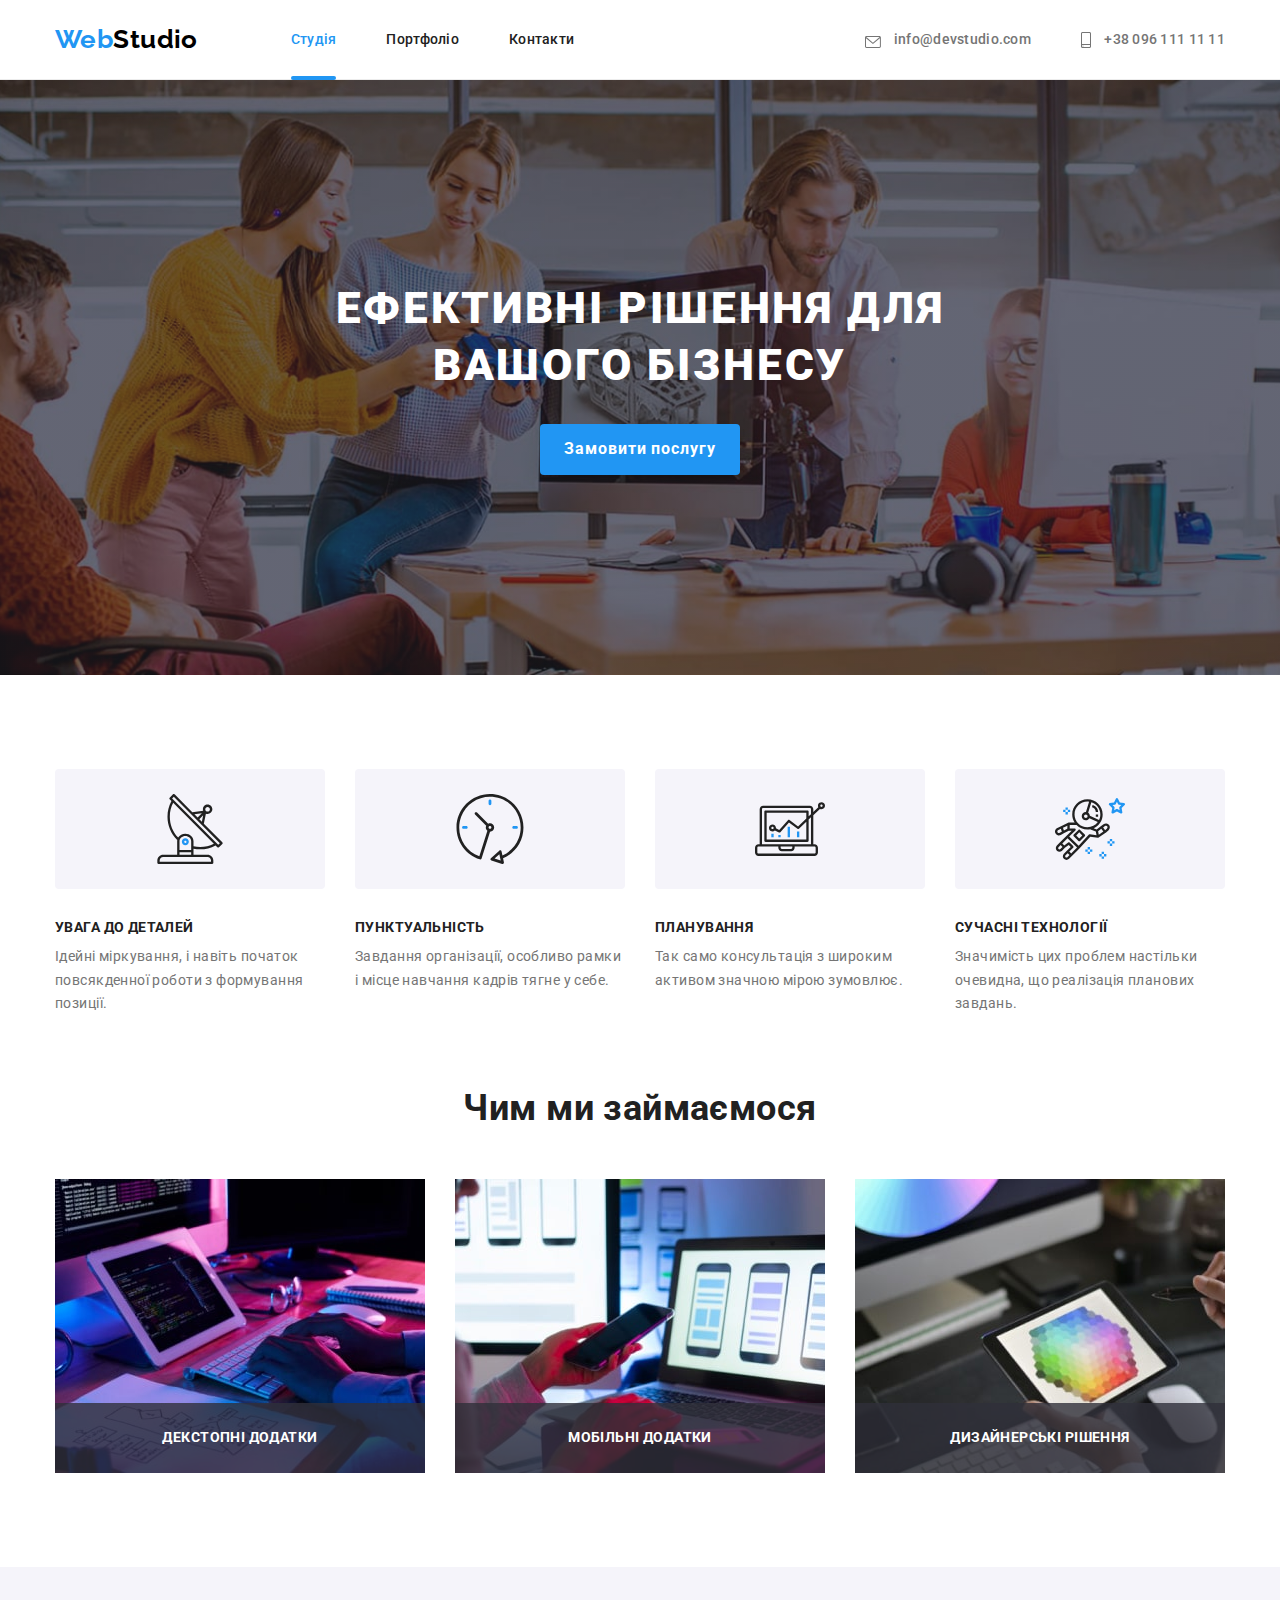
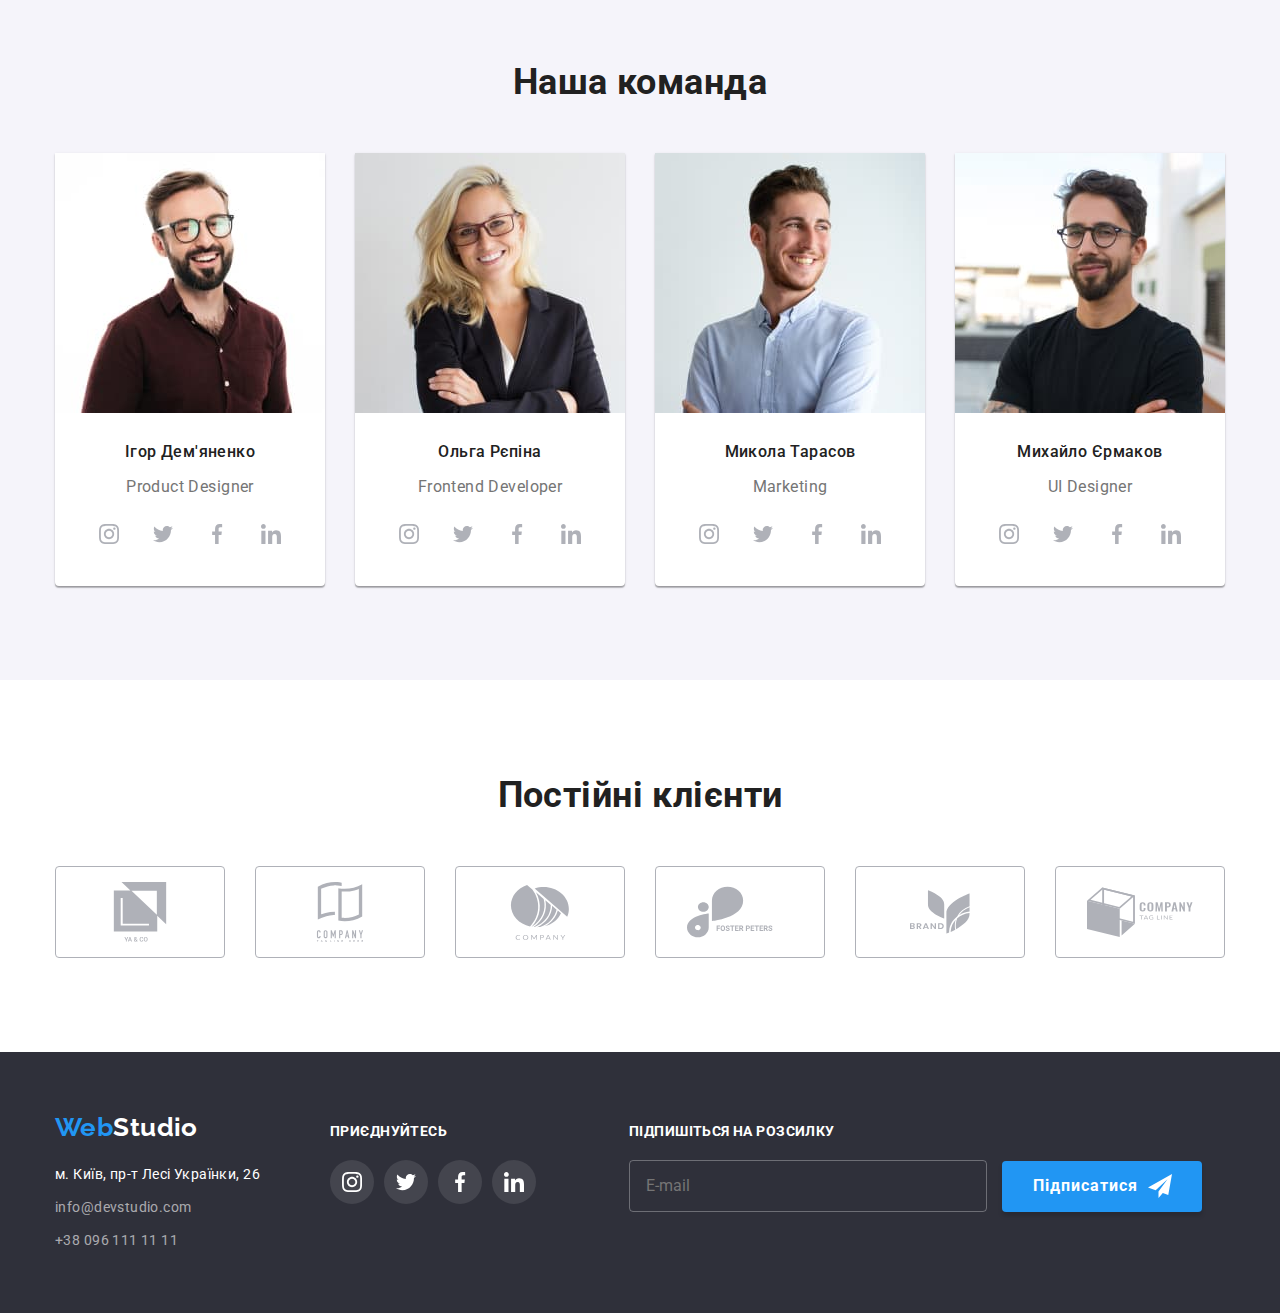
<file: index.html>
<!DOCTYPE html>
<html lang="uk">
  <head>
    <meta charset="UTF-8" />
    <meta http-equiv="X-UA-Compatible" content="IE=edge" />
    <meta name="viewport" content="width=device-width, initial-scale=1.0" />
    <title>WebStudio</title>
    <link rel="preconnect" href="https://fonts.googleapis.com" />
    <link rel="preconnect" href="https://fonts.gstatic.com" crossorigin />
    <link
      href="https://fonts.googleapis.com/css2?family=Raleway:wght@700&family=Roboto:wght@400;500;700;900&display=swap"
      rel="stylesheet"
    />
    <link
      rel="stylesheet"
      href="https://cdnjs.cloudflare.com/ajax/libs/modern-normalize/1.1.0/modern-normalize.min.css"
    />
    <link rel="stylesheet" href="./css/main.min.css" />
  </head>
  <body>
    <!-- Шапка -->
    <header class="header">
      <div class="header__container container">
        <nav class="header__nav">
          <a href="index.html" class="logo link">Web<span class="logo--dark">Studio</span></a>
          <ul class="header__menu list">
            <li class="header__item">
              <a href="index.html" class="header__link header__link--active link">Студія</a>
            </li>
            <li class="header__item">
              <a href="./portfolio.html" class="header__link link">Портфоліо</a>
            </li>
            <li class="header__item">
              <a href="#" class="header__link link">Контакти</a>
            </li>
          </ul>

          <button class="menu-button" type="button" data-menu-open>
            <svg
              class="menu-button__icon"
              width="40"
              height="40"
              aria-label="Кнопка закриття модального меню"
            >
              <use class="menu-button__open" href="./images/icons.svg#mobile-menu-open"></use>
            </svg>
          </button>
          <div class="mobile-nav" data-menu>
            <button class="mobile-nav__close" type="button" data-menu-close>
              <svg
                class="mobile-nav__icon"
                width="40"
                height="40"
                aria-label="Кнопка відкриття мобільного меню"
              >
                <use href="./images/icons.svg#mobile-menu-close"></use>
              </svg>
            </button>
            <ul class="mobile-menu list">
              <li class="mobile-menu__item link">
                <a class="mobile-menu__link mobile-menu__link--active" href="index.html">Студія</a>
              </li>
              <li class="mobile-menu__item link">
                <a class="mobile-menu__link link" href="portfolio.html">Портфоліо</a>
              </li>
              <li class="mobile-menu__item link">
                <a class="mobile-menu__link link" href="#">Контакти</a>
              </li>
            </ul>
            <div class="connection">
              <ul class="mobile-contacts list">
                <li class="mobile-contacts__item link">
                  <a class="mobile-contacts__link link" href="tel:+380961111111"
                    >+38 096 111 11 11</a
                  >
                </li>
                <li class="mobile-contacts__item link">
                  <a class="mobile-contacts__link link" href="mailto:info@devstudio.com"
                    >info@devstudio.com</a
                  >
                </li>
              </ul>
              <ul class="mobile-social list">
                <li class="mobile-social__item">
                  <a
                    class="mobile-social__link link"
                    href="#"
                    target="_blank"
                    rel="noopener noreferrer nofollow"
                    >Instagram</a
                  >
                </li>
                <li class="mobile-social__item">
                  <a
                    class="mobile-social__link link"
                    href="#"
                    target="_blank"
                    rel="noopener noreferrer nofollow"
                    >Twitter</a
                  >
                </li>
                <li class="mobile-social__item">
                  <a
                    class="mobile-social__link link"
                    href="#"
                    target="_blank"
                    rel="noopener noreferrer nofollow"
                    >Facebook</a
                  >
                </li>
                <li class="mobile-social__item">
                  <a
                    class="mobile-social__link link"
                    href="#"
                    target="_blank"
                    rel="noopener noreferrer nofollow"
                    >LinkedIn</a
                  >
                </li>
              </ul>
            </div>
          </div>
        </nav>

        <ul class="contacts list">
          <li class="contacts__item">
            <a class="contacts__link link" href="mailto:info@devstudio.com"
              ><svg class="contacts__icon" width="16" height="12">
                <use href="./images/icons.svg#envelope"></use>
              </svg>
              info@devstudio.com</a
            >
          </li>
          <li class="contacts__item">
            <a class="contacts__link" href="tel:380961111111">
              <svg class="contacts__icon" width="10" height="16">
                <use href="./images/icons.svg#smartphone"></use>
              </svg>
              +38 096 111 11 11</a
            >
          </li>
        </ul>
      </div>
    </header>

    <main>
      <!-- Герой -->
      <section class="hero">
        <div class="container">
          <h1 class="hero__title">Ефективні рішення для вашого бізнесу</h1>
          <button type="button" class="button button--primary" data-modal-open>
            Замовити послугу
          </button>
        </div>
      </section>

      <!-- Модальне вікно -->
      <div class="backdrop is-hidden" data-modal>
        <div class="modal">
          <button class="modal__close-btn" type="button" data-modal-close>
            <svg class="modal__close-icon" width="18" height="18">
              <use href="./images/icons.svg#close-btn"></use>
            </svg>
          </button>
          <p class="modal__title">Залиште свої дані, ми вам передзвонимо</p>
          <form class="form" name="registration-form">
            <ul class="form__list list">
              <li class="form__item">
                <label class="form__label">
                  Ім'я
                  <input class="form__field" type="text" name="user-name" />
                  <svg class="form__icon" width="18" height="18">
                    <use href="./images/sprite .svg#icon-person"></use>
                  </svg>
                </label>
              </li>
              <li class="form__item">
                <label class="form__label">
                  Телефон
                  <input class="form__field" type="tel" name="phone-number" />
                  <svg class="form__icon" width="18" height="18">
                    <use href="./images/sprite .svg#icon-phone"></use>
                  </svg>
                </label>
              </li>
              <li class="form__item">
                <label class="form__label">
                  Пошта
                  <input class="form__field" type="email" name="user-email" />
                  <svg class="form__icon" width="18" height="18">
                    <use href="./images/sprite .svg#icon-email"></use>
                  </svg>
                </label>
              </li>
              <li class="form__item">
                <label class="form__label">
                  Коментар
                  <textarea
                    class="form__field form__field--comment"
                    name="comment"
                    placeholder="Введіть текст"
                  ></textarea>
                </label>
              </li>
            </ul>
            <label class="form__agreement">
              <input class="form__checkbox" type="checkbox" name="agreement" />
              <span class="form__checkbox-icon"></span>
              Погоджуюся з розсилкою та приймаю
              <a class="form__link" href="#" target="_blank"> Умови договору</a>
            </label>
            <button class="button button--form" type="submit">Відправити</button>
          </form>
        </div>
      </div>

      <!-- Якості -->
      <section class="features">
        <div class="container">
          <h2 class="visually-hidden">Переваги</h2>
          <ul class="features__list list">
            <li class="features__item">
              <div class="features__wrapper">
                <svg class="features__icon" width="70" height="70">
                  <use href="./images/icons.svg#antenna"></use>
                </svg>
              </div>
              <h3 class="features__title">УВАГА ДО ДЕТАЛЕЙ</h3>
              <p class="features__text">
                Ідейні міркування, і навіть початок повсякденної роботи з формування позиції.
              </p>
            </li>
            <li class="features__item">
              <div class="features__wrapper">
                <svg class="features__icon" width="70" height="70">
                  <use href="./images/icons.svg#clock"></use>
                </svg>
              </div>
              <h3 class="features__title">ПУНКТУАЛЬНІСТЬ</h3>
              <p class="features__text">
                Завдання організації, особливо рамки і місце навчання кадрів тягне у себе.
              </p>
            </li>
            <li class="features__item">
              <div class="features__wrapper">
                <svg class="features__icon" width="70" height="70">
                  <use href="./images/icons.svg#diagram"></use>
                </svg>
              </div>
              <h3 class="features__title">ПЛАНУВАННЯ</h3>
              <p class="features__text">
                Так само консультація з широким активом значною мірою зумовлює.
              </p>
            </li>
            <li class="features__item">
              <div class="features__wrapper">
                <svg class="features__icon" width="70" height="70">
                  <use href="./images/icons.svg#astronaut"></use>
                </svg>
              </div>
              <h3 class="features__title">СУЧАСНІ ТЕХНОЛОГІЇ</h3>
              <p class="features__text">
                Значимість цих проблем настільки очевидна, що реалізація планових завдань.
              </p>
            </li>
          </ul>
        </div>
      </section>

      <!-- Чим займаємося -->
      <section class="activity">
        <div class="container">
          <h2 class="section-title">Чим ми займаємося</h2>
          <ul class="activity__list list">
            <li class="activity__item">
              <img
                srcset="./images/work/image-1-370.jpg 370w, ./images/work/image-1-740.jpg 740w"
                src="./images/work/image-1-370.jpg"
                alt="Desk"
                sizes="370px"
                loading="lazy"
              />
              <h3 class="activity__subtitle">Декстопні додатки</h3>
            </li>
            <li class="activity__item">
              <img
                srcset="./images/work/image-2-370.jpg 370w, ./images/work/image-2-740.jpg 740w"
                src="./images/work/image-2-370.jpg"
                alt="Mobile phone"
                sizes="370px"
                loading="lazy"
              />
              <h3 class="activity__subtitle">Мобільні додатки</h3>
            </li>
            <li class="activity__item">
              <img
                srcset="./images/work/image-3-370.jpg 370w, ./images/work/image-3-740.jpg 740w"
                src="./images/work/image-3-370.jpg"
                alt="Tablet"
                sizes="370px"
                loading="lazy"
              />
              <h3 class="activity__subtitle">Дизайнерські рішення</h3>
            </li>
          </ul>
        </div>
      </section>

      <!-- Команда -->
      <section class="team">
        <div class="container">
          <h2 class="section-title">Наша команда</h2>
          <ul class="team__list list">
            <li class="team__item">
              <img
                srcset="
                  ./images/team/member-1-270.jpg 270w,
                  ./images/team/member-1-354.jpg 354w,
                  ./images/team/member-1-450.jpg 450w,
                  ./images/team/member-1-540.jpg 540w,
                  ./images/team/member-1-708.jpg 708w,
                  ./images/team/member-1-900.jpg 900w
                "
                src="./images/team/member-1-354.jpg"
                alt="Team member"
                sizes="(min-width: 1200px) 270px, (min-width: 768px) 354px, (min-width: 480px) 450px, 100vw"
                loading="lazy"
              />
              <div class="team__text-wrapper">
                <h3 class="team__subtitle">Ігор Дем'яненко</h3>
                <p class="team__text">Product Designer</p>
                <ul class="social-list list">
                  <li class="social-list__item">
                    <a href="" class="social-list__link">
                      <svg class="social-list__icon" width="20" height="20">
                        <use href="./images/icons.svg#instagram"></use>
                      </svg>
                    </a>
                  </li>
                  <li class="social-list__item">
                    <a href="" class="social-list__link">
                      <svg class="social-list__icon" width="20" height="20">
                        <use href="./images/icons.svg#twitter"></use>
                      </svg>
                    </a>
                  </li>
                  <li class="social-list__item">
                    <a href="" class="social-list__link">
                      <svg class="social-list__icon" width="20" height="20">
                        <use href="./images/icons.svg#facebook"></use>
                      </svg>
                    </a>
                  </li>
                  <li class="social-list__item">
                    <a href="" class="social-list__link">
                      <svg class="social-list__icon" width="20" height="20">
                        <use href="./images/icons.svg#linkedin"></use>
                      </svg>
                    </a>
                  </li>
                </ul>
              </div>
            </li>
            <li class="team__item">
              <img
                srcset="
                  ./images/team/member-2-270.jpg 270w,
                  ./images/team/member-2-354.jpg 354w,
                  ./images/team/member-2-450.jpg 450w,
                  ./images/team/member-2-540.jpg 540w,
                  ./images/team/member-2-708.jpg 708w,
                  ./images/team/member-2-900.jpg 900w
                "
                src="./images/team/member-2-354.jpg"
                alt="Team member"
                sizes="(min-width: 1200px) 270px, (min-width: 768px) 354px, (min-width: 480px) 450px, 100vw"
                loading="lazy"
              />
              <div class="team__text-wrapper">
                <h3 class="team__subtitle">Ольга Рєпіна</h3>
                <p class="team__text">Frontend Developer</p>
                <ul class="social-list list">
                  <li class="social-list__item">
                    <a href="" class="social-list__link">
                      <svg class="social-list__icon" width="20" height="20">
                        <use href="./images/icons.svg#instagram"></use>
                      </svg>
                    </a>
                  </li>
                  <li class="social-list__item">
                    <a href="" class="social-list__link">
                      <svg class="social-list__icon" width="20" height="20">
                        <use href="./images/icons.svg#twitter"></use>
                      </svg>
                    </a>
                  </li>
                  <li class="social-list__item">
                    <a href="" class="social-list__link">
                      <svg class="social-list__icon" width="20" height="20">
                        <use href="./images/icons.svg#facebook"></use>
                      </svg>
                    </a>
                  </li>
                  <li class="social-list__item">
                    <a href="" class="social-list__link">
                      <svg class="social-list__icon" width="20" height="20">
                        <use href="./images/icons.svg#linkedin"></use>
                      </svg>
                    </a>
                  </li>
                </ul>
              </div>
            </li>
            <li class="team__item">
              <img
                srcset="
                  ./images/team/member-3-270.jpg 270w,
                  ./images/team/member-3-354.jpg 354w,
                  ./images/team/member-3-450.jpg 450w,
                  ./images/team/member-3-540.jpg 540w,
                  ./images/team/member-3-708.jpg 708w,
                  ./images/team/member-3-900.jpg 900w
                "
                src="./images/team/member-3-354.jpg"
                alt="Team member"
                sizes="(min-width: 1200px) 270px, (min-width: 768px) 354px, (min-width: 480px) 450px, 100vw"
                loading="lazy"
              />
              <div class="team__text-wrapper">
                <h3 class="team__subtitle">Микола Тарасов</h3>
                <p class="team__text">Marketing</p>
                <ul class="social-list list">
                  <li class="social-list__item">
                    <a href="" class="social-list__link">
                      <svg class="social-list__icon" width="20" height="20">
                        <use href="./images/icons.svg#instagram"></use>
                      </svg>
                    </a>
                  </li>
                  <li class="social-list__item">
                    <a href="" class="social-list__link">
                      <svg class="social-list__icon" width="20" height="20">
                        <use href="./images/icons.svg#twitter"></use>
                      </svg>
                    </a>
                  </li>
                  <li class="social-list__item">
                    <a href="" class="social-list__link">
                      <svg class="social-list__icon" width="20" height="20">
                        <use href="./images/icons.svg#facebook"></use>
                      </svg>
                    </a>
                  </li>
                  <li class="social-list__item">
                    <a href="" class="social-list__link">
                      <svg class="social-list__icon" width="20" height="20">
                        <use href="./images/icons.svg#linkedin"></use>
                      </svg>
                    </a>
                  </li>
                </ul>
              </div>
            </li>
            <li class="team__item">
              <img
                srcset="
                  ./images/team/member-4-270.jpg 270w,
                  ./images/team/member-4-354.jpg 354w,
                  ./images/team/member-4-450.jpg 450w,
                  ./images/team/member-4-540.jpg 540w,
                  ./images/team/member-4-708.jpg 708w,
                  ./images/team/member-4-900.jpg 900w
                "
                src="./images/team/member-4-354.jpg"
                alt="Team member"
                sizes="(min-width: 1200px) 270px, (min-width: 768px) 354px, (min-width: 480px) 450px, 100vw"
                loading="lazy"
              />
              <div class="team__text-wrapper">
                <h3 class="team__subtitle">Михайло Єрмаков</h3>
                <p class="team__text">UI Designer</p>
                <ul class="social-list list">
                  <li class="social-list__item">
                    <a href="" class="social-list__link">
                      <svg class="social-list__icon" width="20" height="20">
                        <use href="./images/icons.svg#instagram"></use>
                      </svg>
                    </a>
                  </li>
                  <li class="social-list__item">
                    <a href="" class="social-list__link">
                      <svg class="social-list__icon" width="20" height="20">
                        <use href="./images/icons.svg#twitter"></use>
                      </svg>
                    </a>
                  </li>
                  <li class="social-list__item">
                    <a href="" class="social-list__link">
                      <svg class="social-list__icon" width="20" height="20">
                        <use href="./images/icons.svg#facebook"></use>
                      </svg>
                    </a>
                  </li>
                  <li class="social-list__item">
                    <a href="" class="social-list__link">
                      <svg class="social-list__icon" width="20" height="20">
                        <use href="./images/icons.svg#linkedin"></use>
                      </svg>
                    </a>
                  </li>
                </ul>
              </div>
            </li>
          </ul>
        </div>
      </section>

      <!-- Постійні клієнти -->
      <section class="clients">
        <div class="container">
          <h2 class="section-title">Постійні клієнти</h2>
          <ul class="clients__list list">
            <li class="clients__item">
              <a href="#" class="clients__link">
                <svg class="clients__icon" width="106" height="60">
                  <use href="./images/icons.svg#customer-1"></use>
                </svg>
              </a>
            </li>
            <li class="clients__item">
              <a href="#" class="clients__link">
                <svg class="clients__icon" width="106" height="60">
                  <use href="./images/icons.svg#customer-2"></use>
                </svg>
              </a>
            </li>
            <li class="clients__item">
              <a href="#" class="clients__link">
                <svg class="clients__icon" width="106" height="60">
                  <use href="./images/icons.svg#customer-3"></use>
                </svg>
              </a>
            </li>
            <li class="clients__item">
              <a href="#" class="clients__link">
                <svg class="clients__icon" width="106" height="60">
                  <use href="./images/icons.svg#customer-4"></use>
                </svg>
              </a>
            </li>
            <li class="clients__item">
              <a href="#" class="clients__link">
                <svg class="clients__icon" width="106" height="60">
                  <use href="./images/icons.svg#customer-5"></use>
                </svg>
              </a>
            </li>
            <li class="clients__item">
              <a href="#" class="clients__link">
                <svg class="clients__icon" width="106" height="60">
                  <use href="./images/icons.svg#customer-6"></use>
                </svg>
              </a>
            </li>
          </ul>
        </div>
      </section>
    </main>

    <!-- Футер -->
    <footer class="footer">
      <div class="footer__container container">
        <div class="connect">
          <a href="./index.html" class="logo link">Web<span class="logo--light">Studio</span></a>

          <address class="adress">
            <ul class="adress__list list">
              <li class="adress__item">
                <a
                  href="https://bit.ly/3pXMvUd"
                  class="adress__link--map link"
                  target="_blank"
                  rel="noopener noreferrer"
                  >м. Київ, пр-т Лесі Українки, 26</a
                >
              </li>
              <li class="adress__item">
                <a href="mailto:info@devstudio.com" class="adress__link link">info@devstudio.com</a>
              </li>
              <li class="adress__item">
                <a href="tel:380961111111" class="adress__link link">+38 096 111 11 11</a>
              </li>
            </ul>
          </address>
        </div>
        <div class="join-us">
          <h2 class="footer__title">Приєднуйтесь</h2>
          <ul class="social-icons join-us__social-icons list">
            <li class="social-icons__item link">
              <a href="#" target="_blank" class="social-icons__link social-icons__link--join-us">
                <svg class="social-icons__icon social-icons__icon--join-us" width="20" height="20">
                  <use href="./images/icons.svg#instagram"></use>
                </svg>
              </a>
            </li>
            <li class="social-icons__item link">
              <a href="#" target="_blank" class="social-icons__link social-icons__link--join-us">
                <svg class="social-icons__icon social-icons__icon--join-us" width="20" height="20">
                  <use href="./images/icons.svg#twitter"></use>
                </svg>
              </a>
            </li>
            <li class="social-icons__item link">
              <a href="#" target="_blank" class="social-icons__link social-icons__link--join-us">
                <svg class="social-icons__icon social-icons__icon--join-us" width="20" height="20">
                  <use href="./images/icons.svg#facebook"></use>
                </svg>
              </a>
            </li>
            <li class="social-icons__item link">
              <a href="#" target="_blank" class="social-icons__link social-icons__link--join-us">
                <svg class="social-icons__icon social-icons__icon--join-us" width="20" height="20">
                  <use href="./images/icons.svg#linkedin"></use>
                </svg>
              </a>
            </li>
          </ul>
        </div>
        <div class="subscribe">
          <h2 class="footer__title">Підпишіться на розсилку</h2>
          <form class="subscribe__form">
            <input class="subscribe__input" type="email" placeholder="E-mail" />
            <button class="button subscribe__button" type="submit">
              Підписатися
              <svg class="subscribe__icon" height="24" width="24">
                <use href="./images/icons.svg#icon-send"></use>
              </svg>
            </button>
          </form>
        </div>
      </div>
    </footer>
    <script src="./js/modal.js"></script>
    <script src="./js/mobile-menu.js"></script>
  </body>
</html>
</file>
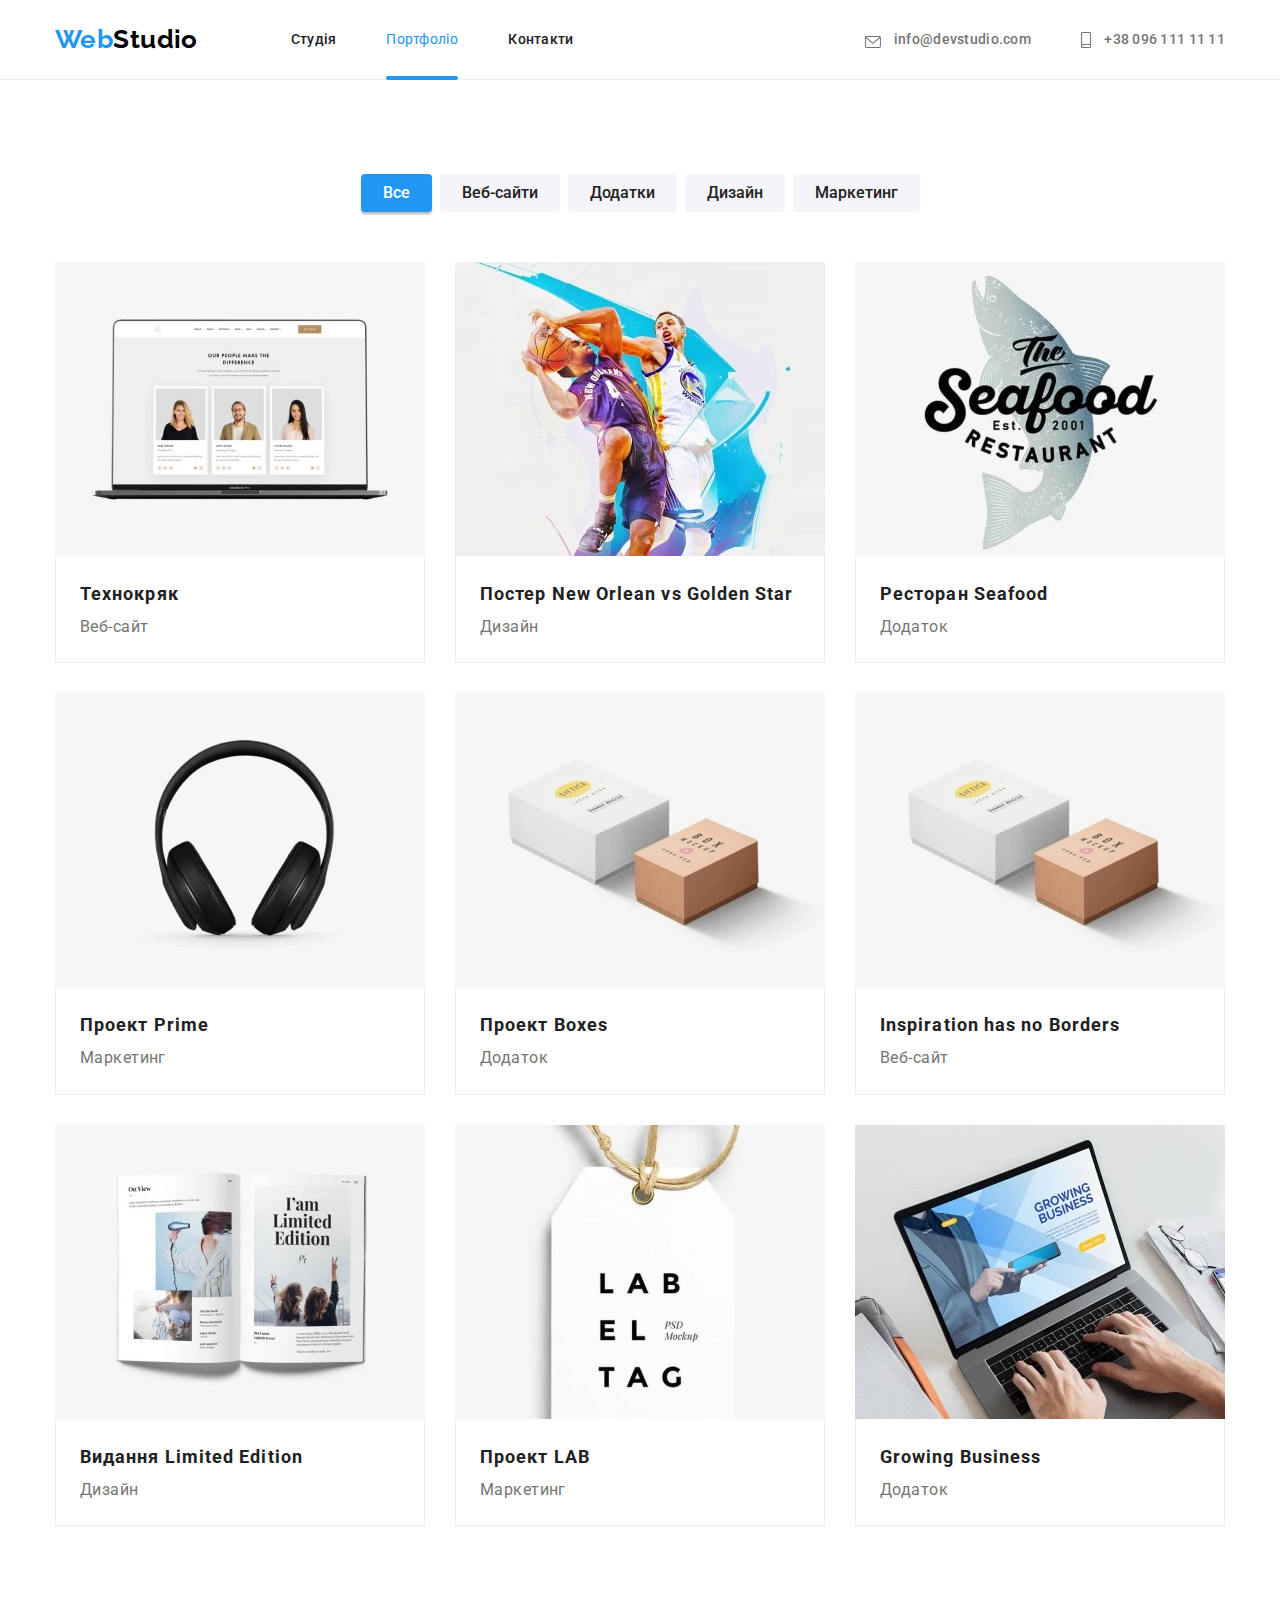
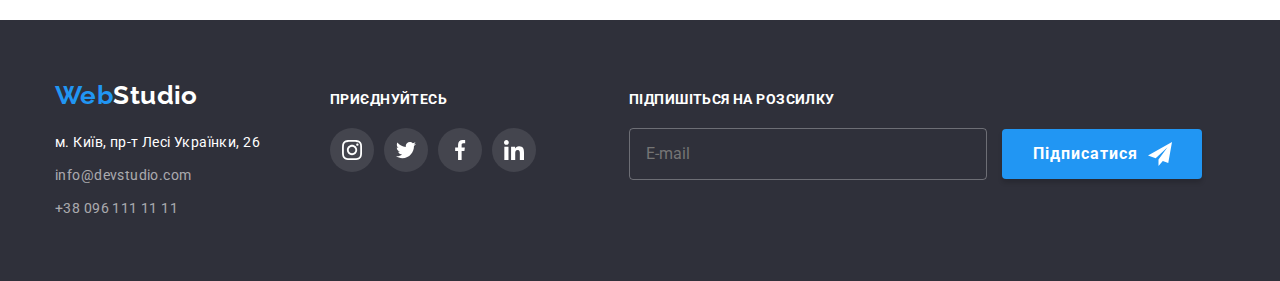
<file: portfolio.html>
<!DOCTYPE html>
<html lang="uk">
  <head>
    <meta charset="UTF-8" />
    <meta http-equiv="X-UA-Compatible" content="IE=edge" />
    <meta name="viewport" content="width=device-width, initial-scale=1.0" />
    <title>Portfolio</title>
    <link rel="preconnect" href="https://fonts.googleapis.com" />
    <link rel="preconnect" href="https://fonts.gstatic.com" crossorigin />
    <link
      href="https://fonts.googleapis.com/css2?family=Raleway:wght@700&family=Roboto:wght@400;500;700;900&display=swap"
      rel="stylesheet"
    />
    <link
      rel="stylesheet"
      href="https://cdnjs.cloudflare.com/ajax/libs/modern-normalize/1.1.0/modern-normalize.min.css"
    />
    <link rel="stylesheet" href="./css/main.min.css" />
  </head>

  <body>
    <header class="header section">
      <div class="header__container container">
        <nav class="header__nav">
          <a href="index.html" class="logo link">Web<span class="logo--dark">Studio</span></a>
          <ul class="header__menu list">
            <li class="header__item">
              <a href="index.html" class="header__link header__link link">Студія</a>
            </li>
            <li class="header__item">
              <a href="./portfolio.html" class="header__link--active link">Портфоліо</a>
            </li>
            <li class="header__item">
              <a href="#" class="header__link link">Контакти</a>
            </li>
          </ul>

          <button class="menu-button" type="button" data-menu-open>
            <svg
              class="menu-button__icon"
              width="40"
              height="40"
              aria-label="Кнопка закриття модального меню"
            >
              <use class="menu-button__open" href="./images/icons.svg#mobile-menu-open"></use>
            </svg>
          </button>
          <div class="mobile-nav" data-menu>
            <button class="mobile-nav__close" type="button" data-menu-close>
              <svg
                class="mobile-nav__icon"
                width="40"
                height="40"
                aria-label="Кнопка відкриття мобільного меню"
              >
                <use href="./images/icons.svg#mobile-menu-close"></use>
              </svg>
            </button>
            <ul class="mobile-menu list">
              <li class="mobile-menu__item link">
                <a class="mobile-menu__link mobile-menu__link--active" href="index.html">Студія</a>
              </li>
              <li class="mobile-menu__item link">
                <a class="mobile-menu__link link" href="portfolio.html">Портфоліо</a>
              </li>
              <li class="mobile-menu__item link">
                <a class="mobile-menu__link link" href="#">Контакти</a>
              </li>
            </ul>
            <div class="connection">
              <ul class="mobile-contacts list">
                <li class="mobile-contacts__item link">
                  <a class="mobile-contacts__link link" href="tel:+380961111111"
                    >+38 096 111 11 11</a
                  >
                </li>
                <li class="mobile-contacts__item link">
                  <a class="mobile-contacts__link link" href="mailto:info@devstudio.com"
                    >info@devstudio.com</a
                  >
                </li>
              </ul>
              <ul class="mobile-social list">
                <li class="mobile-social__item">
                  <a
                    class="mobile-social__link link"
                    href="#"
                    target="_blank"
                    rel="noopener noreferrer nofollow"
                    >Instagram</a
                  >
                </li>
                <li class="mobile-social__item">
                  <a
                    class="mobile-social__link link"
                    href="#"
                    target="_blank"
                    rel="noopener noreferrer nofollow"
                    >Twitter</a
                  >
                </li>
                <li class="mobile-social__item">
                  <a
                    class="mobile-social__link link"
                    href="#"
                    target="_blank"
                    rel="noopener noreferrer nofollow"
                    >Facebook</a
                  >
                </li>
                <li class="mobile-social__item">
                  <a
                    class="mobile-social__link link"
                    href="#"
                    target="_blank"
                    rel="noopener noreferrer nofollow"
                    >LinkedIn</a
                  >
                </li>
              </ul>
            </div>
          </div>
        </nav>

        <ul class="contacts list">
          <li class="contacts__item">
            <a class="contacts__link link" href="mailto:info@devstudio.com"
              ><svg class="contacts__icon" width="16" height="12">
                <use href="./images/icons.svg#envelope"></use>
              </svg>
              info@devstudio.com</a
            >
          </li>
          <li class="contacts__item">
            <a class="contacts__link" href="tel:380961111111">
              <svg class="contacts__icon" width="10" height="16">
                <use href="./images/icons.svg#smartphone"></use>
              </svg>
              +38 096 111 11 11</a
            >
          </li>
        </ul>
      </div>
    </header>

    <main class="main">
      <section class="projects section">
        <div class="container">
          <h1 class="visually-hidden">Проекти</h1>
          <div class="projects-btn-thumb">
            <ul class="projects__btn-list list">
              <li>
                <button type="button" class="projects__btn projects__btn--active">Все</button>
              </li>
              <li>
                <button type="button" class="projects__btn">Веб-сайти</button>
              </li>
              <li><button type="button" class="projects__btn">Додатки</button></li>
              <li><button type="button" class="projects__btn">Дизайн</button></li>
              <li><button type="button" class="projects__btn">Маркетинг</button></li>
            </ul>
          </div>
          <ul class="projects__cards-list list">
            <li class="projects__card">
              <a href="#" class="projects__link link">
                <div class="projects__thumb">
                  <picture>
                    <source
                      media="(min-width: 1200px)"
                      srcset="
                        ./images/portfolio/img-1__desk.webp    1x,
                        ./images/portfolio/img-1__desk@2x.webp 2x
                      "
                      type="image/webp"
                    />
                    <source
                      media="(min-width: 1200px)"
                      srcset="
                        ./images/portfolio/img-1__desk.jpg    1x,
                        ./images/portfolio/img-1__desk@2x.jpg 2x
                      "
                      type="image/jpg"
                    />

                    <source
                      media="(min-width: 768px)"
                      srcset="
                        ./images/portfolio/img-1__tab.webp    1x,
                        ./images/portfolio/img-1__tab@2x.webp 2x
                      "
                      type="image/webp"
                    />
                    <source
                      media="(min-width: 768px)"
                      srcset="
                        ./images/portfolio/img-1__tab.jpg    1x,
                        ./images/portfolio/img-1__tab@2x.jpg 2x
                      "
                      type="image/jpg"
                    />

                    <source
                      media="(max-width: 767px)"
                      srcset="
                        ./images/portfolio/img-1__mob.webp    1x,
                        ./images/portfolio/img-1__mob@2x.webp 2x
                      "
                      type="image/webp"
                    />
                    <source
                      media="(max-width: 767px)"
                      srcset="
                        ./images/portfolio/img-1__mob.jpg    1x,
                        ./images/portfolio/img-1__mob@2x.jpg 2x
                      "
                      type="image/jpg"
                    />

                    <img
                      src="./images/portfolio/img-1__mob.jpg"
                      alt="Технокряк Веб-сайт"
                      width="450"
                      height="294"
                      loading="lazy"
                    />
                  </picture>

                  <div class="projects__overlay">
                    <p class="projects__text">
                      Ресурс пропонує комплексні пропозиції з різним рівнем функціоналу та сервісів.
                      Все це дозволить відвідувачу отримати вичерпні відомості про компанію чи
                      приватну особу.
                    </p>
                  </div>
                </div>
                <div class="projects-text__wrapper">
                  <h2 class="projects__title">Технокряк</h2>
                  <p class="projects__subtitle link">Веб-сайт</p>
                </div>
              </a>
            </li>
            <li class="projects__card">
              <a href="#" class="projects__link link">
                <div class="projects__thumb">
                  <picture>
                    <source
                      media="(min-width: 1200px)"
                      srcset="
                        ./images/portfolio/img-2__desk.webp    1x,
                        ./images/portfolio/img-2__desk@2x.webp 2x
                      "
                      type="image/webp"
                    />
                    <source
                      media="(min-width: 1200px)"
                      srcset="
                        ./images/portfolio/img-2__desk.jpg    1x,
                        ./images/portfolio/img-2__desk@2x.jpg 2x
                      "
                      type="image/jpg"
                    />

                    <source
                      media="(min-width: 768px)"
                      srcset="
                        ./images/portfolio/img-2__tab.webp    1x,
                        ./images/portfolio/img-2__tab@2x.webp 2x
                      "
                      type="image/webp"
                    />
                    <source
                      media="(min-width: 768px)"
                      srcset="
                        ./images/portfolio/img-2__tab.jpg    1x,
                        ./images/portfolio/img-2__tab@2x.jpg 2x
                      "
                      type="image/jpg"
                    />

                    <source
                      media="(max-width: 767px)"
                      srcset="
                        ./images/portfolio/img-2__mob.webp    1x,
                        ./images/portfolio/img-2__mob@2x.webp 2x
                      "
                      type="image/webp"
                    />
                    <source
                      media="(max-width: 767px)"
                      srcset="
                        ./images/portfolio/img-2__mob.jpg    1x,
                        ./images/portfolio/img-2__mob@2x.jpg 2x
                      "
                      type="image/jpg"
                    />

                    <img
                      src="./images/portfolio/img-2__mob.jpg"
                      alt="Постер New Orlean vs Golden Star"
                      width="450"
                      height="294"
                      loading="lazy"
                    />
                  </picture>
                  <div class="projects__overlay">
                    <p class="projects__text">
                      Ресурс пропонує комплексні пропозиції з різним рівнем функціоналу та сервісів.
                      Все це дозволить відвідувачу отримати вичерпні відомості про компанію чи
                      приватну особу.
                    </p>
                  </div>
                </div>
                <div class="projects-text__wrapper">
                  <h2 class="projects__title">Постер New Orlean vs Golden Star</h2>
                  <p class="projects__subtitle link">Дизайн</p>
                </div>
              </a>
            </li>
            <li class="projects__card">
              <a href="#" class="projects__link link">
                <div class="projects__thumb">
                  <picture>
                    <source
                      media="(min-width: 1200px)"
                      srcset="
                        ./images/portfolio/img-3__desk.webp    1x,
                        ./images/portfolio/img-3__desk@2x.webp 2x
                      "
                      type="image/webp"
                    />
                    <source
                      media="(min-width: 1200px)"
                      srcset="
                        ./images/portfolio/img-3__desk.jpg    1x,
                        ./images/portfolio/img-3__desk@2x.jpg 2x
                      "
                      type="image/jpg"
                    />

                    <source
                      media="(min-width: 768px)"
                      srcset="
                        ./images/portfolio/img-3__tab.webp    1x,
                        ./images/portfolio/img-3__tab@2x.webp 2x
                      "
                      type="image/webp"
                    />
                    <source
                      media="(min-width: 768px)"
                      srcset="
                        ./images/portfolio/img-3__tab.jpg    1x,
                        ./images/portfolio/img-3__tab@2x.jpg 2x
                      "
                      type="image/jpg"
                    />

                    <source
                      media="(max-width: 767px)"
                      srcset="
                        ./images/portfolio/img-3__mob.webp    1x,
                        ./images/portfolio/img-3__mob@2x.webp 2x
                      "
                      type="image/webp"
                    />
                    <source
                      media="(max-width: 767px)"
                      srcset="
                        ./images/portfolio/img-3__mob.jpg    1x,
                        ./images/portfolio/img-3__mob@2x.jpg 2x
                      "
                      type="image/jpg"
                    />

                    <img
                      src="./images/portfolio/img-3__mob.jpg"
                      alt="Ресторан Seafood"
                      width="450"
                      height="294"
                      loading="lazy"
                    />
                  </picture>

                  <div class="projects__overlay">
                    <p class="projects__text">
                      Ресурс пропонує комплексні пропозиції з різним рівнем функціоналу та сервісів.
                      Все це дозволить відвідувачу отримати вичерпні відомості про компанію чи
                      приватну особу.
                    </p>
                  </div>
                </div>
                <div class="projects-text__wrapper">
                  <h2 class="projects__title">Ресторан Seafood</h2>
                  <p class="projects__subtitle link">Додаток</p>
                </div>
              </a>
            </li>
            <li class="projects__card">
              <a href="#" class="projects__link link">
                <div class="projects__thumb">
                  <picture>
                    <source
                      media="(min-width: 1200px)"
                      srcset="
                        ./images/portfolio/img-4__desk.webp    1x,
                        ./images/portfolio/img-4__desk@2x.webp 2x
                      "
                      type="image/webp"
                    />
                    <source
                      media="(min-width: 1200px)"
                      srcset="
                        ./images/portfolio/img-4__desk.jpg    1x,
                        ./images/portfolio/img-4__desk@2x.jpg 2x
                      "
                      type="image/jpg"
                    />

                    <source
                      media="(min-width: 768px)"
                      srcset="
                        ./images/portfolio/img-4__tab.webp    1x,
                        ./images/portfolio/img-4__tab@2x.webp 2x
                      "
                      type="image/webp"
                    />
                    <source
                      media="(min-width: 768px)"
                      srcset="
                        ./images/portfolio/img-4__tab.jpg    1x,
                        ./images/portfolio/img-4__tab@2x.jpg 2x
                      "
                      type="image/jpg"
                    />

                    <source
                      media="(max-width: 767px)"
                      srcset="
                        ./images/portfolio/img-4__mob.webp    1x,
                        ./images/portfolio/img-4__mob@2x.webp 2x
                      "
                      type="image/webp"
                    />
                    <source
                      media="(max-width: 767px)"
                      srcset="
                        ./images/portfolio/img-4__mob.jpg    1x,
                        ./images/portfolio/img-4__mob@2x.jpg 2x
                      "
                      type="image/jpg"
                    />

                    <img
                      src="./images/portfolio/img-4__mob.jpg"
                      alt="Проект Prime"
                      width="450"
                      height="294"
                      loading="lazy"
                    />
                  </picture>
                  <div class="projects__overlay">
                    <p class="projects__text">
                      Ресурс пропонує комплексні пропозиції з різним рівнем функціоналу та сервісів.
                      Все це дозволить відвідувачу отримати вичерпні відомості про компанію чи
                      приватну особу.
                    </p>
                  </div>
                </div>
                <div class="projects-text__wrapper">
                  <h2 class="projects__title">Проект Prime</h2>
                  <p class="projects__subtitle link">Маркетинг</p>
                </div>
              </a>
            </li>
            <li class="projects__card">
              <a href="#" class="projects__link link">
                <div class="projects__thumb">
                  <picture>
                    <source
                      media="(min-width: 1200px)"
                      srcset="
                        ./images/portfolio/img-5__desk.webp    1x,
                        ./images/portfolio/img-5__desk@2x.webp 2x
                      "
                      type="image/webp"
                    />
                    <source
                      media="(min-width: 1200px)"
                      srcset="
                        ./images/portfolio/img-5__desk.jpg    1x,
                        ./images/portfolio/img-5__desk@2x.jpg 2x
                      "
                      type="image/jpg"
                    />

                    <source
                      media="(min-width: 768px)"
                      srcset="
                        ./images/portfolio/img-5__tab.webp    1x,
                        ./images/portfolio/img-5__tab@2x.webp 2x
                      "
                      type="image/webp"
                    />
                    <source
                      media="(min-width: 768px)"
                      srcset="
                        ./images/portfolio/img-5__tab.jpg    1x,
                        ./images/portfolio/img-5__tab@2x.jpg 2x
                      "
                      type="image/jpg"
                    />

                    <source
                      media="(max-width: 767px)"
                      srcset="
                        ./images/portfolio/img-5__mob.webp    1x,
                        ./images/portfolio/img-5__mob@2x.webp 2x
                      "
                      type="image/webp"
                    />
                    <source
                      media="(max-width: 767px)"
                      srcset="
                        ./images/portfolio/img-5__mob.jpg    1x,
                        ./images/portfolio/img-5__mob@2x.jpg 2x
                      "
                      type="image/jpg"
                    />

                    <img
                      src="./images/portfolio/img-5__mob.jpg"
                      alt="Проект Boxes"
                      width="450"
                      height="294"
                      loading="lazy"
                    />
                  </picture>
                  <div class="projects__overlay">
                    <p class="projects__text">
                      Ресурс пропонує комплексні пропозиції з різним рівнем функціоналу та сервісів.
                      Все це дозволить відвідувачу отримати вичерпні відомості про компанію чи
                      приватну особу.
                    </p>
                  </div>
                </div>
                <div class="projects-text__wrapper">
                  <h2 class="projects__title">Проект Boxes</h2>
                  <p class="projects__subtitle link">Додаток</p>
                </div>
              </a>
            </li>
            <li class="projects__card">
              <a href="#" class="projects__link link">
                <div class="projects__thumb">
                  <picture>
                    <source
                      media="(min-width: 1200px)"
                      srcset="
                        ./images/portfolio/img-5__desk.webp    1x,
                        ./images/portfolio/img-5__desk@2x.webp 2x
                      "
                      type="image/webp"
                    />
                    <source
                      media="(min-width: 1200px)"
                      srcset="
                        ./images/portfolio/img-5__desk.jpg    1x,
                        ./images/portfolio/img-5__desk@2x.jpg 2x
                      "
                      type="image/jpg"
                    />

                    <source
                      media="(min-width: 768px)"
                      srcset="
                        ./images/portfolio/img-5__tab.webp    1x,
                        ./images/portfolio/img-5__tab@2x.webp 2x
                      "
                      type="image/webp"
                    />
                    <source
                      media="(min-width: 768px)"
                      srcset="
                        ./images/portfolio/img-5__tab.jpg    1x,
                        ./images/portfolio/img-5__tab@2x.jpg 2x
                      "
                      type="image/jpg"
                    />

                    <source
                      media="(max-width: 767px)"
                      srcset="
                        ./images/portfolio/img-5__mob.webp    1x,
                        ./images/portfolio/img-5__mob@2x.webp 2x
                      "
                      type="image/webp"
                    />
                    <source
                      media="(max-width: 767px)"
                      srcset="
                        ./images/portfolio/img-5__mob.jpg    1x,
                        ./images/portfolio/img-5__mob@2x.jpg 2x
                      "
                      type="image/jpg"
                    />

                    <img
                      src="./images/portfolio/img-5__mob.jpg"
                      alt="Проект Boxes"
                      width="450"
                      height="294"
                      loading="lazy"
                    />
                  </picture>
                  <div class="projects__overlay">
                    <p class="projects__text">
                      Ресурс пропонує комплексні пропозиції з різним рівнем функціоналу та сервісів.
                      Все це дозволить відвідувачу отримати вичерпні відомості про компанію чи
                      приватну особу.
                    </p>
                  </div>
                </div>
                <div class="projects-text__wrapper">
                  <h2 class="projects__title">Inspiration has no Borders</h2>
                  <p class="projects__subtitle link">Веб-сайт</p>
                </div>
              </a>
            </li>
            <li class="projects__card">
              <a href="#" class="projects__link link">
                <div class="projects__thumb">
                  <picture>
                    <source
                      media="(min-width: 1200px)"
                      srcset="
                        ./images/portfolio/img-7__desk.webp    1x,
                        ./images/portfolio/img-7__desk@2x.webp 2x
                      "
                      type="image/webp"
                    />
                    <source
                      media="(min-width: 1200px)"
                      srcset="
                        ./images/portfolio/img-7__desk.jpg    1x,
                        ./images/portfolio/img-7__desk@2x.jpg 2x
                      "
                      type="image/jpg"
                    />

                    <source
                      media="(min-width: 768px)"
                      srcset="
                        ./images/portfolio/img-7__tab.webp    1x,
                        ./images/portfolio/img-7__tab@2x.webp 2x
                      "
                      type="image/webp"
                    />
                    <source
                      media="(min-width: 768px)"
                      srcset="
                        ./images/portfolio/img-7__tab.jpg    1x,
                        ./images/portfolio/img-7__tab@2x.jpg 2x
                      "
                      type="image/jpg"
                    />

                    <source
                      media="(max-width: 767px)"
                      srcset="
                        ./images/portfolio/img-7__mob.webp    1x,
                        ./images/portfolio/img-7__mob@2x.webp 2x
                      "
                      type="image/webp"
                    />
                    <source
                      media="(max-width: 767px)"
                      srcset="
                        ./images/portfolio/img-7__mob.jpg    1x,
                        ./images/portfolio/img-7__mob@2x.jpg 2x
                      "
                      type="image/jpg"
                    />

                    <img
                      src="./images/portfolio/img-7__mob.jpg"
                      alt="Издание Limited Edition"
                      width="450"
                      height="294"
                      loading="lazy"
                    />
                  </picture>
                  <div class="projects__overlay">
                    <p class="projects__text">
                      Ресурс пропонує комплексні пропозиції з різним рівнем функціоналу та сервісів.
                      Все це дозволить відвідувачу отримати вичерпні відомості про компанію чи
                      приватну особу.
                    </p>
                  </div>
                </div>
                <div class="projects-text__wrapper">
                  <h2 class="projects__title">Видання Limited Edition</h2>
                  <p class="projects__subtitle link">Дизайн</p>
                </div>
              </a>
            </li>
            <li class="projects__card">
              <a href="#" class="projects__link link">
                <div class="projects__thumb">
                  <picture>
                    <source
                      media="(min-width: 1200px)"
                      srcset="
                        ./images/portfolio/img-8__desk.webp    1x,
                        ./images/portfolio/img-8__desk@2x.webp 2x
                      "
                      type="image/webp"
                    />
                    <source
                      media="(min-width: 1200px)"
                      srcset="
                        ./images/portfolio/img-8__desk.jpg    1x,
                        ./images/portfolio/img-8__desk@2x.jpg 2x
                      "
                      type="image/jpg"
                    />

                    <source
                      media="(min-width: 768px)"
                      srcset="
                        ./images/portfolio/img-8__tab.webp    1x,
                        ./images/portfolio/img-8__tab@2x.webp 2x
                      "
                      type="image/webp"
                    />
                    <source
                      media="(min-width: 768px)"
                      srcset="
                        ./images/portfolio/img-8__tab.jpg    1x,
                        ./images/portfolio/img-8__tab@2x.jpg 2x
                      "
                      type="image/jpg"
                    />

                    <source
                      media="(max-width: 767px)"
                      srcset="
                        ./images/portfolio/img-8__mob.webp    1x,
                        ./images/portfolio/img-8__mob@2x.webp 2x
                      "
                      type="image/webp"
                    />
                    <source
                      media="(max-width: 767px)"
                      srcset="
                        ./images/portfolio/img-8__mob.jpg    1x,
                        ./images/portfolio/img-8__mob@2x.jpg 2x
                      "
                      type="image/jpg"
                    />

                    <img
                      src="./images/portfolio/img-8__mob.jpg"
                      alt="Проект LAB"
                      width="450"
                      height="294"
                      loading="lazy"
                    />
                  </picture>
                  <div class="projects__overlay">
                    <p class="projects__text">
                      Ресурс пропонує комплексні пропозиції з різним рівнем функціоналу та сервісів.
                      Все це дозволить відвідувачу отримати вичерпні відомості про компанію чи
                      приватну особу.
                    </p>
                  </div>
                </div>
                <div class="projects-text__wrapper">
                  <h2 class="projects__title">Проект LAB</h2>
                  <p class="projects__subtitle link">Маркетинг</p>
                </div>
              </a>
            </li>
            <li class="projects__card">
              <a href="#" class="projects__link link">
                <div class="projects__thumb">
                  <picture>
                    <source
                      media="(min-width: 1200px)"
                      srcset="
                        ./images/portfolio/img-9__desk.webp    1x,
                        ./images/portfolio/img-9__desk@2x.webp 2x
                      "
                      type="image/webp"
                    />
                    <source
                      media="(min-width: 1200px)"
                      srcset="
                        ./images/portfolio/img-9__desk.jpg    1x,
                        ./images/portfolio/img-9__desk@2x.jpg 2x
                      "
                      type="image/jpg"
                    />

                    <source
                      media="(min-width: 768px)"
                      srcset="
                        ./images/portfolio/img-9__tab.webp    1x,
                        ./images/portfolio/img-9__tab@2x.webp 2x
                      "
                      type="image/webp"
                    />
                    <source
                      media="(min-width: 768px)"
                      srcset="
                        ./images/portfolio/img-9__tab.jpg    1x,
                        ./images/portfolio/img-9__tab@2x.jpg 2x
                      "
                      type="image/jpg"
                    />

                    <source
                      media="(max-width: 767px)"
                      srcset="
                        ./images/portfolio/img-9__mob.webp    1x,
                        ./images/portfolio/img-9__mob@2x.webp 2x
                      "
                      type="image/webp"
                    />
                    <source
                      media="(max-width: 767px)"
                      srcset="
                        ./images/portfolio/img-9__mob.jpg    1x,
                        ./images/portfolio/img-9__mob@2x.jpg 2x
                      "
                      type="image/jpg"
                    />

                    <img
                      src="./images/portfolio/img-9__mob.jpg"
                      alt="Приложение Growing Business"
                      width="450"
                      height="294"
                      loading="lazy"
                    />
                  </picture>

                  <div class="projects__overlay">
                    <p class="projects__text">
                      Ресурс пропонує комплексні пропозиції з різним рівнем функціоналу та сервісів.
                      Все це дозволить відвідувачу отримати вичерпні відомості про компанію чи
                      приватну особу.
                    </p>
                  </div>
                </div>
                <div class="projects-text__wrapper">
                  <h2 class="projects__title">Growing Business</h2>
                  <p class="projects__subtitle link">Додаток</p>
                </div>
              </a>
            </li>
          </ul>
        </div>
      </section>
    </main>

    <footer class="footer section">
      <div class="footer__container container">
        <div class="connect">
          <a href="./index.html" class="logo link">Web<span class="logo--light">Studio</span></a>
          <address class="adress">
            <ul class="adress__list list">
              <li class="adress__item">
                <a
                  href="https://bit.ly/3pXMvUd"
                  class="adress__link--map link"
                  target="_blank"
                  rel="noopener noreferrer"
                  >м. Київ, пр-т Лесі Українки, 26</a
                >
              </li>
              <li class="adress__item">
                <a href="mailto:info@devstudio.com" class="adress__link link">info@devstudio.com</a>
              </li>
              <li class="adress__item">
                <a href="tel:380961111111" class="adress__link link">+38 096 111 11 11</a>
              </li>
            </ul>
          </address>
        </div>
        <div class="join-us">
          <h2 class="footer__title">Приєднуйтесь</h2>
          <ul class="social-icons join-us__social-icons list">
            <li class="social-icons__item link">
              <a href="#" target="_blank" class="social-icons__link social-icons__link--join-us">
                <svg class="social-icons__icon social-icons__icon--join-us" width="20" height="20">
                  <use href="./images/icons.svg#instagram"></use>
                </svg>
              </a>
            </li>
            <li class="social-icons__item link">
              <a href="#" target="_blank" class="social-icons__link social-icons__link--join-us">
                <svg class="social-icons__icon social-icons__icon--join-us" width="20" height="20">
                  <use href="./images/icons.svg#twitter"></use>
                </svg>
              </a>
            </li>
            <li class="social-icons__item link">
              <a href="#" target="_blank" class="social-icons__link social-icons__link--join-us">
                <svg class="social-icons__icon social-icons__icon--join-us" width="20" height="20">
                  <use href="./images/icons.svg#facebook"></use>
                </svg>
              </a>
            </li>
            <li class="social-icons__item link">
              <a href="#" target="_blank" class="social-icons__link social-icons__link--join-us">
                <svg class="social-icons__icon social-icons__icon--join-us" width="20" height="20">
                  <use href="./images/icons.svg#linkedin"></use>
                </svg>
              </a>
            </li>
          </ul>
        </div>
        <div class="subscribe">
          <h2 class="footer__title">Підпишіться на розсилку</h2>
          <form class="subscribe__form">
            <input class="subscribe__input" type="email" placeholder="E-mail" />
            <button class="button subscribe__button" type="submit">
              Підписатися
              <svg class="subscribe__icon" height="24" width="24">
                <use href="./images/icons.svg#icon-send"></use>
              </svg>
            </button>
          </form>
        </div>
      </div>
    </footer>
    <script src="./js/modal.js"></script>
    <script src="./js/mobile-menu.js"></script>
  </body>
</html>
</file>
<file: css/main.min.css>
:root{--primary-text-color: #757575;--title-text-color: #212121;--accent-color: #2196f3;--primary-white-color: #ffffff;--primary-grey-color: #f5f4fa;--primary-background-color: #f5f5f5;--primary-black-color: #2f303a;--secondary-black-color: #000000;--adress-color: rgba(255, 255, 255, 0.6);--border-content-color: #eeeeee;--main-font: "Roboto", sans-serif;--secondary-font: "Raleway", sans-serif;--transition-func: 250ms cubic-bezier(0.4, 0, 0.2, 1)}body{color:var(--primary-text-color);background-color:var(--primary-white-color);font-family:var(--main-font);font-size:14px;letter-spacing:.03em}button{cursor:pointer;font-family:inherit;border:none;background-color:rgba(0,0,0,0)}img{display:block;object-fit:cover;object-position:center;max-width:100%;height:auto}a{color:currentColor;text-decoration:none}.visually-hidden{position:absolute;width:1px;height:1px;margin:-1px;border:0;padding:0;white-space:nowrap;clip-path:inset(100%);clip:rect(0 0 0 0);overflow:hidden}.list{padding:0;margin:0;list-style:none}.link{text-decoration:none}.section-title{color:var(--title-text-color);margin-bottom:30px;font-size:28px;line-height:1.17;text-align:center}@media screen and (min-width: 1200px){.section-title{font-size:36px;margin-bottom:50px}}.button{min-width:200px;padding:10px 0;margin:30px 0 0;color:var(--primary-white-color);background-color:var(--accent-color);box-shadow:0px 4px 4px 0px rgba(0,0,0,.15);border-radius:4px;transition:box-shadow var(--transition-func);font-weight:700;font-size:16px;line-height:1.9;letter-spacing:.06em;text-align:center}.social-icons{display:flex;gap:10px}.social-icons__item{width:44px;height:44px}.social-icons__link{display:flex;justify-content:center;align-items:center;width:100%;height:100%;border-radius:50%;transition:background-color var(--transition-func)}.social-icons__link:hover,.social-icons__link:focus{background-color:var(--accent-color)}.container{padding:0 15px;margin:0 auto;max-width:480px;width:100%}@media screen and (min-width: 768px){.container{max-width:768px}}@media screen and (min-width: 1200px){.container{max-width:1200px}}h1,h2,h3,p{margin-top:0;margin-bottom:0}ul,ol{margin-top:0;margin-bottom:0;padding-left:0}.logo{font-family:Raleway,sans-serif;font-weight:700;font-size:26px;line-height:1.19;color:var(--accent-color)}.modal .form__checkbox{position:absolute;width:1px;height:1px;margin:-1px;border:0;padding:0;white-space:nowrap;clip-path:inset(100%);clip:rect(0 0 0 0);overflow:hidden}.header{padding:10px 0;border-bottom:1px solid #ececec}@media(min-width: 768px){.header{padding:21px 0}}@media(min-width: 1200px){.header{padding:24px 0}}.header__container{display:flex;justify-content:space-between;align-items:center}.header__nav{display:flex}@media(max-width: 767px){.header__nav{justify-content:space-between;align-items:center;width:100%}}.header__nav .header__menu{display:flex;align-items:center;column-gap:50px;margin:0 0 0 88px}@media(min-width: 1200px){.header__nav .header__menu{margin:0 0 0 93px}}@media(max-width: 767px){.header__nav .header__menu{display:none}}.header__nav .header__menu .header__link{display:block;color:var(--title-text-color);font-weight:500;line-height:1.1;letter-spacing:.02em;transition:color var(--transition-func)}.header__nav .header__menu .header__link:hover,.header__nav .header__menu .header__link:focus{color:var(--accent-color)}.header__nav .header__menu .header__link--active{position:relative;color:var(--accent-color)}.header__nav .header__menu .header__link--active::after{content:"";position:absolute;left:0;bottom:-36px;width:100%;height:4px;background-color:var(--accent-color);border-radius:2px}@media(min-width: 1200px){.header__nav .header__menu .header__link--active::after{bottom:-33px}}.menu-button{display:inline-flex;justify-content:center;align-items:center}@media(min-width: 768px){.menu-button{display:none}}.menu-button__icon{transition:fill var(--transition-func)}.menu-button__icon:hover,.menu-button__icon:focus{fill:var(--accent-color)}.mobile-nav{position:fixed;top:0;bottom:0;left:0;right:0;z-index:999;display:flex;flex-direction:column;justify-content:space-between;padding:48px 40px;background-color:var(--primary-white-color);transform:translateY(-200%);transition:transform var(--transition-func)}@media(min-width: 768px){.mobile-nav{display:none}}.mobile-nav.is-open{transform:translateY(0%)}.mobile-nav__close{position:absolute;top:10px;right:10px}.mobile-nav__icon{transition:fill var(--transition-func)}.mobile-nav__icon:hover,.mobile-nav__icon:focus{fill:var(--accent-color)}.mobile-menu__item{margin:0 0 32px 0}.mobile-menu__item:last-child{margin-bottom:0}.mobile-menu__link{display:block;font-weight:500;font-size:40px;line-height:1.175;letter-spacing:.02em;color:var(--title-text-color);transition:color var(--transition-func)}.mobile-menu__link--active{color:var(--accent-color)}.mobile-menu__link:hover,.mobile-menu__link:focus{color:var(--accent-color)}.mobile-contacts__item{margin:0 0 32px 0}.mobile-contacts__item:last-child{margin-bottom:0}.mobile-contacts__link{font-weight:500;letter-spacing:.02em;font-size:24px;line-height:1.1666666667}.mobile-contacts__link:hover,.mobile-contacts__link:focus{text-decoration:underline}.mobile-contacts__item:first-child .mobile-contacts__link{font-size:27px;line-height:1.1764705882;color:var(--accent-color)}@media(min-width: 377px){.mobile-contacts__item:first-child .mobile-contacts__link{font-size:34px}}.mobile-social{display:flex;flex-wrap:wrap;gap:20px;margin:64px 0 0}.mobile-social__item{position:relative}.mobile-social__item::after{content:" ";position:absolute;top:0;right:-10px;height:22px;width:1px;background-color:rgba(33,33,33,.2)}.mobile-social__item:last-child::after{display:none}.mobile-social__link{display:block;font-weight:500;font-size:18px;line-height:1.2222222222;letter-spacing:.02em;color:var(--accent-color);transition:color var(--transition-func)}.mobile-social__link:hover,.mobile-social__link:focus{color:var(--primary-white-color)}.contacts{display:none}@media(min-width: 768px){.contacts{display:flex;flex-direction:column;gap:10px}}@media(min-width: 1200px){.contacts{flex-direction:row;align-items:center;column-gap:50px}}.contacts__link{font-weight:500;line-height:1.1;letter-spacing:.02em;color:inherit;transition:color var(--transition-func)}.contacts__link:hover,.contacts__link:focus{color:var(--accent-color)}.contacts__icon{fill:currentColor;margin-right:10px;vertical-align:bottom}.logo--dark{color:var(--secondary-black-color)}.logo--light{color:var(--primary-white-color)}.hero{max-width:1600px;padding:118px 0;margin:0 auto;text-align:center;background-color:gray;background-image:linear-gradient(rgba(47, 48, 58, 0.4), rgba(47, 48, 58, 0.4)),url("../images/banner/banner-mobile.jpg");background-repeat:no-repeat;background-position:center;background-size:cover}@media screen and (min-device-pixel-ratio: 2),screen and (min-resolution: 192dpi),screen and (min-resolution: 2dppx){.hero{background-image:linear-gradient(rgba(47, 48, 58, 0.4), rgba(47, 48, 58, 0.4)),url("../images/banner/banner-mobile@2x.jpg")}}@media(min-width: 768px){.hero{background-image:linear-gradient(rgba(47, 48, 58, 0.4), rgba(47, 48, 58, 0.4)),url("../images/banner/banner-tablet.jpg")}}@media screen and (min-width: 768px)and (min-device-pixel-ratio: 2),screen and (min-width: 768px)and (min-resolution: 192dpi),screen and (min-width: 768px)and (min-resolution: 2dppx){.hero{background-image:linear-gradient(rgba(47, 48, 58, 0.4), rgba(47, 48, 58, 0.4)),url("../images/banner/banner-tablet@2x.jpg")}}@media(min-width: 1200px){.hero{padding:200px 0;background-image:linear-gradient(rgba(47, 48, 58, 0.4), rgba(47, 48, 58, 0.4)),url("../images/banner/banner-desktop.jpg")}}@media screen and (min-width: 1200px)and (min-device-pixel-ratio: 2),screen and (min-width: 1200px)and (min-resolution: 192dpi),screen and (min-width: 1200px)and (min-resolution: 2dppx){.hero{background-image:linear-gradient(rgba(47, 48, 58, 0.4), rgba(47, 48, 58, 0.4)),url("../images/banner/banner-desktop@2x.jpg")}}.hero__title{color:var(--primary-white-color);font-weight:900;font-size:26px;line-height:1.6153846154;letter-spacing:.06em;text-transform:uppercase}@media(min-width: 768px){.hero__title{width:696px;margin:0 auto;font-size:44px;line-height:1.3}}.backdrop{position:fixed;top:0;left:0;width:100%;height:100%;z-index:20;padding:93px 15px;overflow:auto;background-color:rgba(0,0,0,.2);opacity:1;visibility:visible;transition:opacity var(--transition-func),visibility var(--transition-func)}.backdrop.is-hidden{pointer-events:none;opacity:0;visibility:hidden}@media(min-width: 768px){.backdrop.is-hidden .modal{transform:translate(-50%, -50%) scale(1.2)}}.modal{position:relative;padding:25px 20px;text-align:left;background-color:var(--primary-white-color);box-shadow:0px 1px 3px rgba(0,0,0,.12),0px 1px 1px rgba(0,0,0,.14),0px 2px 1px rgba(0,0,0,.2);border-radius:4px}@media(min-width: 480px){.modal{padding:40px}}@media(min-width: 768px){.modal{top:50%;left:50%;transform:translate(-50%, -50%) scale(1);width:528px;transition:transform var(--transition-func)}}.backdrop-modal.is-hidden .modal{transform:translate(-50%, -50%) scale(1.2)}.modal__close-btn{position:absolute;top:8px;right:8px;width:30px;height:30px;display:flex;align-items:center;background-color:var(--primary-white-color);border:1px solid rgba(0,0,0,.1);border-radius:50%;cursor:pointer;transition:fill var(--transition-func)}.modal__close-btn__close-icon{vertical-align:middle}.modal__close-btn__close-icon:hover,.modal__close-btn__close-icon:focus{fill:var(--accent-color)}.modal__close-btn__title{font-size:20px;line-height:1.5;text-align:center;color:#212121;font-weight:700;text-align:center}.modal .form{margin:12px 0 0}.modal .form__item{margin:10px 0 0}.modal .form__item:first-child{margin-top:0}.modal .form__label{position:relative;display:block;font-size:12px;line-height:1.1666666667;letter-spacing:.01em;color:var(--primary-text-color)}.modal .form__icon{position:absolute;top:50%;left:12px;transition:fill var(--transition-func)}.form__field:focus+.modal .form__icon{fill:var(--accent-color)}.modal .form__field{display:block;margin:4px 0 0;width:100%;padding:11px 12px 11px 35px;border:1px solid rgba(33,33,33,.2);border-radius:4px;outline:rgba(0,0,0,0);font-family:inherit;transition:border-color var(--transition-func)}.modal .form__field:focus{border-color:var(--accent-color)}.modal .form__field--comment{padding:12px 16px;height:120px;resize:none}.modal .form__agreement{display:block;margin:20px 0 0;line-height:1.7142857143;color:var(--primary-text-color);font-size:12px}@media(min-width: 440px){.modal .form__agreement{display:flex;align-items:center;justify-content:center}}@media(min-width: 1200px){.modal .form__agreement{font-size:14px}}.modal .form__link{display:inline-block;margin:0 0 0 3px;text-decoration-line:underline;color:var(--accent-color);font-size:12px}@media(min-width: 768px){.modal .form__link{margin:0 0 0 5px}}@media(min-width: 1200px){.modal .form__link{font-size:14px}}.modal .form__checkbox-icon{position:relative;margin:0 8px 0 0;display:inline-block;width:16px;height:15px;background-color:rgba(0,0,0,0);border:2px solid #212121;border-radius:2px;transition:background-color var(--transition-func)}.modal .form__checkbox-icon::before{content:" ";position:absolute;top:0%;left:50%;transform:translate(-50%) rotate(-45deg);width:11px;height:6px;border-left:2px solid #fff;border-bottom:2px solid #fff;opacity:0}.form__checkbox:checked+.modal .form__checkbox-icon{background-color:var(--accent-color);background-origin:border-box;border-color:var(--accent-color)}.form__checkbox:checked+.modal .form__checkbox-icon::before{opacity:1}.modal .form .button--form{display:block;margin:30px auto 0}.modal .form .button--form:hover,.modal .form .button--form:focus{box-shadow:0px 6px 10px rgba(0,0,0,.3)}.features{padding-top:60px;padding-bottom:60px}@media screen and (min-width: 1200px){.features{padding-top:94px;padding-bottom:94px}}.features__wrapper{display:flex;justify-content:center;align-items:center;height:120px;margin-bottom:30px;background-color:#f5f4fa;border-radius:4px}.features__title{font-weight:700;font-size:14px;line-height:16px;text-align:center;text-transform:uppercase;color:#212121;margin-bottom:10px}@media screen and (min-width: 768px){.features__title{text-align:start}}.features__text{font-weight:400;font-size:14px;line-height:1.7;margin-bottom:30px}@media screen and (min-width: 768px){.features__list{display:flex;flex-wrap:wrap;column-gap:30px}}@media screen and (min-width: 768px)and (min-width: 1200px){.features__list{justify-content:space-between;flex-wrap:nowrap}}@media screen and (min-width: 768px){.features__item{width:354px;height:224px}}@media screen and (min-width: 768px)and (min-width: 1200px){.features__item{width:270px}}@media screen and (max-width: 1199.98px){.activity{display:none}}.activity{padding-bottom:94px}.activity__list{display:flex;column-gap:30px}.activity__item{position:relative}.activity__subtitle{position:absolute;bottom:0;font-size:14px;line-height:1.14;text-align:center;text-transform:uppercase;color:var(--primary-white-color);background-color:rgba(47,48,58,.8);padding:27px 0;width:100%}.team{padding:60px 0;background-color:var(--primary-grey-color)}@media screen and (min-width: 1200px){.team{padding:94px 0}}@media screen and (min-width: 768px){.team__list{display:flex;flex-wrap:wrap;gap:30px}}@media screen and (min-width: 768px)and (min-width: 1200px){.team__list{flex-wrap:nowrap}}.team__item{background-color:var(--primary-white-color);box-shadow:0px 1px 3px rgba(0,0,0,.12),0px 1px 1px rgba(0,0,0,.14),0px 2px 1px rgba(0,0,0,.2);border-radius:0px 0px 4px 4px}@media screen and (max-width: 767px){.team__item:not(:last-child){margin-bottom:30px}}@media screen and (min-width: 768px){.team__item{width:354px}}@media screen and (min-width: 1200px){.team__item{width:270px}}.team__text-wrapper{text-align:center;padding-top:30px;padding-bottom:24px;padding:30px 10px}.team__subtitle{font-weight:500;font-size:16px;line-height:1.18;text-align:center;color:var(--title-text-color);margin-bottom:16px}.team__text{font-size:16px;text-align:center;color:var(--primary-text-color);margin-bottom:16px}.social-list{width:206px;height:44px;display:inline-flex;justify-content:space-between;align-items:center;column-gap:10px}.social-list__link{display:flex;justify-content:center;align-items:center;width:44px;height:44px;border-radius:50%;background-color:var(--primary-white-color);transition:background-color var(--transition-func)}.social-list__link:hover,.social-list__link:focus{background-color:var(--accent-color)}.social-list__icon{fill:#afb1b8;transition:fill var(--transition-func)}.social-list__link:hover .social-list__icon,.social-list__link:focus .social-list__icon{fill:var(--primary-white-color)}.clients{padding:60px 0}@media screen and (min-width: 1200px){.clients{padding:94px 0}}.clients__list{display:flex;flex-direction:row;flex-wrap:wrap;justify-content:center;align-items:center;gap:30px}.clients__item{width:calc((100% - 30px)/2);height:92px}@media(min-width: 768px){.clients__item{width:calc((100% - 60px)/3)}}@media(min-width: 1200px){.clients__item{width:calc((100% - 150px)/6)}}.clients__link{border:1px solid #afb1b8;color:#afb1b8;border-radius:4px;width:100%;height:100%;display:flex;justify-content:center;align-items:center;transition:border-color var(--transition-func)}.clients__link:focus,.clients__link:hover{border-color:var(--accent-color);border-radius:4px;outline:rgba(0,0,0,0)}.clients__icon{display:block;fill:currentColor;transition:fill var(--transition-func)}.clients__link:focus .clients__icon,.clients__link:hover .clients__icon{fill:var(--accent-color)}.clients__link:focus,.clients__link:hover{border-color:var(--accent-color);border-radius:4px;outline:rgba(0,0,0,0)}.clients__icon{display:block;fill:currentColor;transition:fill var(--transition-func)}.clients__link:focus .clients__icon,.clients__link:hover .clients__icon{fill:var(--accent-color)}.footer{padding:60px 0;background-color:var(--primary-black-color)}@media(min-width: 768px){.footer__container{display:flex}}@media(max-width: 1199px){.footer__container{flex-wrap:wrap;justify-content:center;column-gap:165px;row-gap:60px;text-align:center}}.footer__title{font-size:14px;line-height:1.14;text-align:center;text-transform:uppercase;color:var(--primary-white-color)}@media screen and (min-width: 1200px){.footer__title{text-align:left}}.adress{margin-top:20px;font-style:normal}.adress__item{margin-bottom:9px}.adress__item:last-child{margin-bottom:0}.adress__link{color:var(--adress-color);transition:color var(--transition-func);font-style:normal;line-height:1.71}.adress__link:hover,.adress__link:focus{color:var(--accent-color)}.adress__link--map{color:var(--primary-white-color);line-height:1.71}.address{margin:20px 0 0}.address__item{margin:9px 0 0}.address__item:first-child{margin-top:0}.address__link{line-height:1.7;color:rgba(255,255,255,.6);transition:color var(--transition-func)}.address__link:hover,.address__link:focus{color:var(--accent-color)}.address__item:first-child .address__link{color:var(--primary-white-color)}.join-us{margin:60px 0 0}@media(min-width: 768px){.join-us{margin:0;padding:12px 0 0}}@media(min-width: 1200px){.join-us{margin:0 0 0 70px}}.join-us__social-icons{justify-content:center;margin:20px 0 0}.join-us .social-icons__link--join-us{background-color:rgba(255,255,255,.1);transition:background-color var(--transition-func)}.join-us .social-icons__link--join-us:hover,.join-us .social-icons__link--join-us:focus{background-color:var(--accent-color)}.join-us .social-icons__icon--join-us{fill:var(--primary-white-color)}.subscribe{margin:60px 0 0}@media(min-width: 768px){.subscribe{margin:0}}@media(min-width: 1200px){.subscribe{margin:0 0 0 93px;padding:12px 0 0}}.subscribe__form{margin:20px 0 0}.subscribe__input{width:100%;padding:15px 16px;background-color:rgba(0,0,0,0);border:1px solid rgba(255,255,255,.3);border-radius:4px;font-size:16px;line-height:1.25;color:rgba(255,255,255,.6);transition:border-color var(--transition-func)}.subscribe__input:focus{border-color:var(--accent-color)}@media(min-width: 1200px){.subscribe__input{width:358px}}.subscribe__button{display:inline-flex;align-items:center;justify-content:center;margin:20px 0 0 0}@media(min-width: 1200px){.subscribe__button{margin:0 0 0 12px}}.subscribe__icon{margin:0 0 0 10px}.projects{padding:60px 0}@media screen and (min-width: 768px){.projects{padding:94px 0}}.projects-btn-thumb{max-width:326px;margin-bottom:30px;margin-right:auto}@media screen and (min-width: 768px){.projects-btn-thumb{max-width:100%}}@media screen and (min-width: 1200px){.projects-btn-thumb{margin-bottom:50px}}.projects__btn-list{display:flex;flex-wrap:wrap;column-gap:8px;row-gap:15px}@media screen and (min-width: 768px){.projects__btn-list{justify-content:center}}.projects__btn{padding:6px 22px;min-width:70px;min-height:38px;border-radius:4px;font-weight:500;font-size:16px;line-height:1.6px;text-align:center;color:var(--title-text-color);background-color:var(--primary-grey-color);transition:background-color var(--transition-func),box-shadow var(--transition-func),color var(--transition-func)}.projects__btn:hover,.projects__btn:focus,.projects__btn--active{background-color:var(--accent-color);box-shadow:0px 3px 1px rgba(0,0,0,.1),0px 1px 2px rgba(0,0,0,.08),0px 2px 2px rgba(0,0,0,.12);color:var(--primary-white-color)}.projects__cards-list{margin:40px 0 0}@media(min-width: 768px){.projects__cards-list{margin:50px 0 0;display:flex;flex-wrap:wrap;gap:30px}}.projects__card{display:flex;margin:30px 0 0;background:var(--primary-white-color)}.projects__card:first-child{margin:0}@media(min-width: 768px){.projects__card{width:354px;margin:0}}@media(min-width: 1200px){.projects__card{width:370px}}.projects__link{display:flex;flex-direction:column;height:100%;transition:box-shadow var(--transition-func)}.projects__link:hover,.projects__link:focus{box-shadow:0px 1px 1px rgba(0,0,0,.12),0px 4px 4px rgba(0,0,0,.06),1px 4px 6px rgba(0,0,0,.16)}.projects__thumb{position:relative;overflow:hidden}.projects__overlay{position:absolute;top:0;bottom:0;left:0;padding:15px 24px;background-color:rgba(33,150,243,.9);transform:translateY(105%);transition:transform var(--transition-func)}.projects__link:hover .projects__overlay,.projects__link:focus .projects__overlay{transform:translateY(0%)}@media(min-width: 480px){.projects__overlay{padding:77px 24px}}@media(min-width: 768px){.projects__overlay{padding-top:49px}}@media(min-width: 1200px){.projects__overlay{padding-top:63px;padding-bottom:63px}}.projects__text{font-size:16px;line-height:1.5;color:var(--primary-white-color)}@media(min-width: 480px){.projects__text{font-size:18px}}.projects-text__wrapper{flex-grow:1;border:1px solid #eee;border-top:none;padding:20px 24px}.projects__title{font-size:18px;line-height:2;letter-spacing:.06em;color:var(--title-text-color)}.projects__subtitle{font-size:16px;line-height:1.9}/*# sourceMappingURL=main.min.css.map */
</file>
